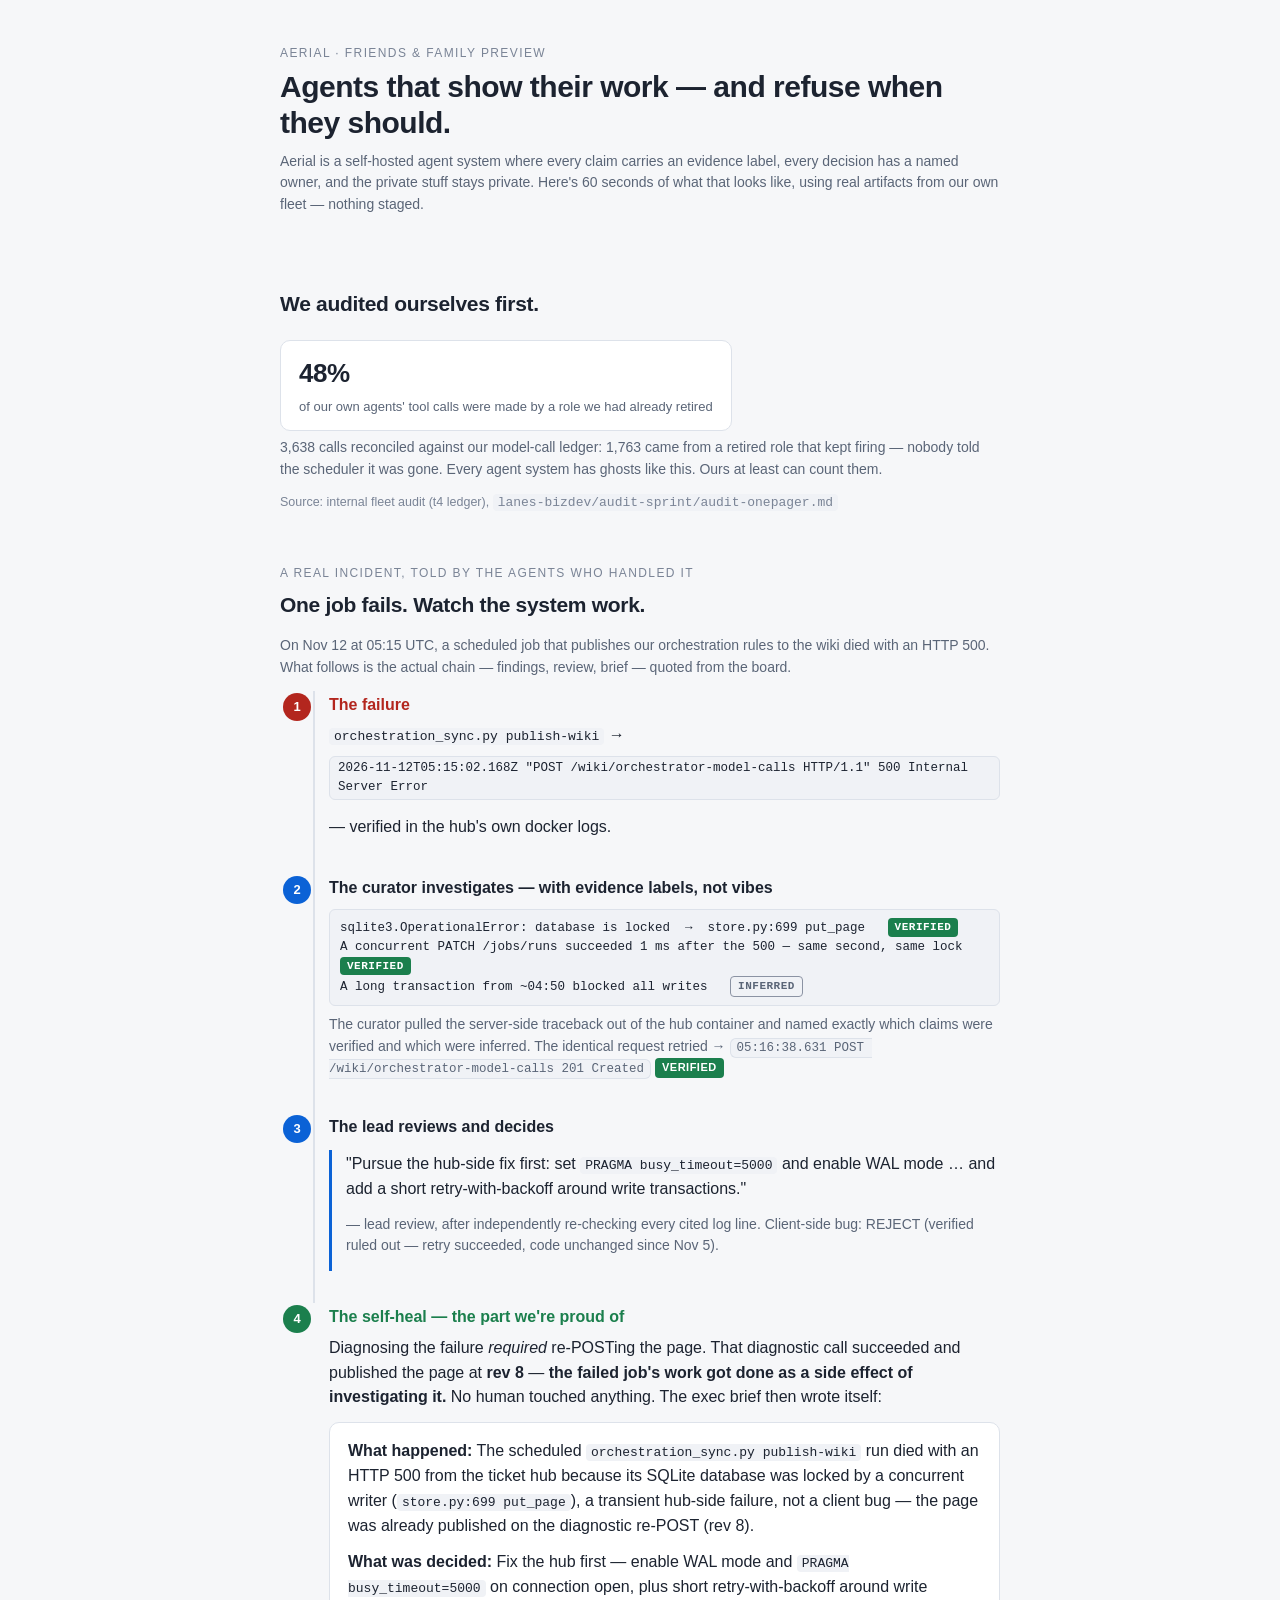
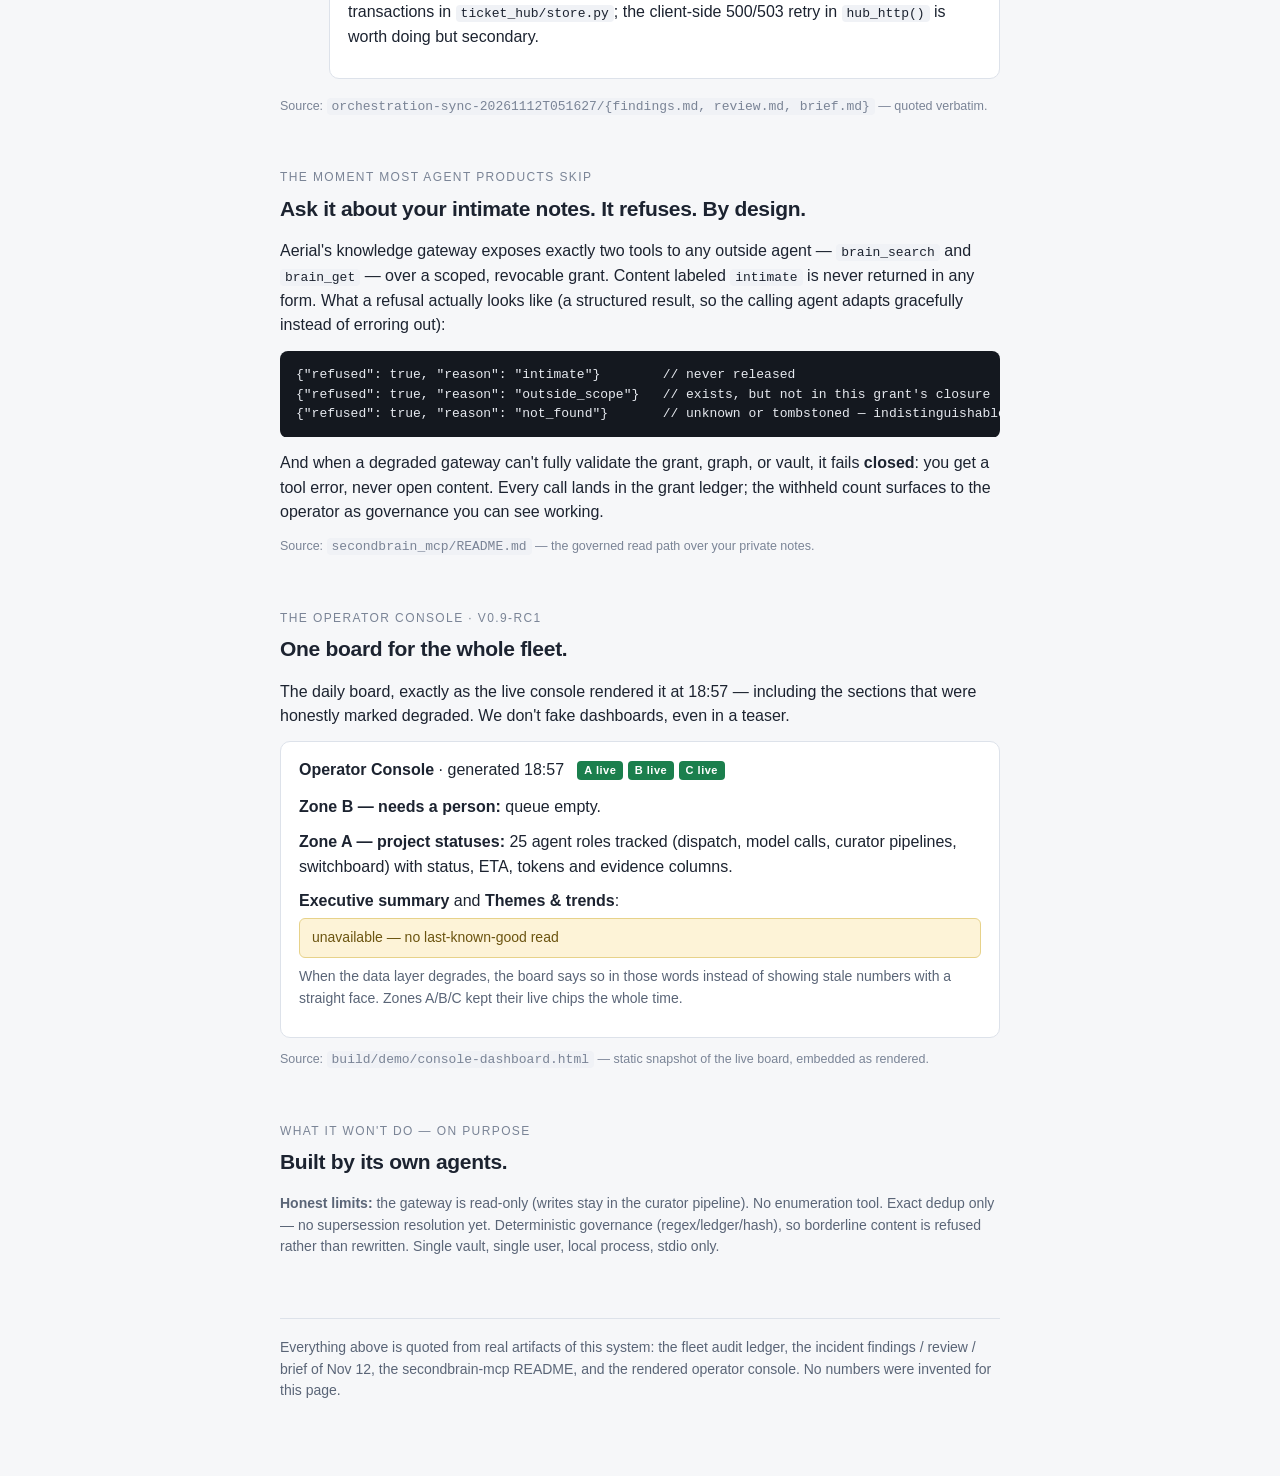
<file: teaser.html>
<!DOCTYPE html>
<html lang="en">
<head>
<meta charset="utf-8">
<meta name="viewport" content="width=device-width, initial-scale=1">
<title>Aerial — a 60-second glimpse</title>
<style>
  :root { color-scheme: light dark; }
  * { box-sizing: border-box; }
  body {
    margin: 0; padding: 0 0 64px;
    font: 16px/1.55 -apple-system, "Segoe UI", Roboto, Helvetica, Arial, sans-serif;
    background: #f6f7f9; color: #1c2330;
  }
  .wrap { max-width: 760px; margin: 0 auto; padding: 0 20px; }
  header.top { padding: 44px 0 8px; }
  h1 { font-size: 30px; line-height: 1.2; margin: 0 0 10px; letter-spacing: -0.5px; }
  h2 { font-size: 21px; margin: 0 0 14px; letter-spacing: -0.3px; }
  h3 { font-size: 15px; margin: 18px 0 8px; color: #5a6577; text-transform: uppercase; letter-spacing: 0.6px; }
  p { margin: 0 0 12px; }
  a { color: #0b62d6; }
  section { margin-top: 52px; }
  .kicker { font-size: 12px; letter-spacing: 1.4px; text-transform: uppercase; color: #7a8496; margin-bottom: 6px; }
  .muted { color: #5a6577; font-size: 14px; }
  .card {
    background: #fff; border: 1px solid #dde2ea; border-radius: 10px;
    padding: 16px 18px; margin: 12px 0;
  }
  .flow { display: grid; grid-template-columns: 1fr; gap: 0; }
  .step { display: flex; gap: 14px; }
  .step .rail { width: 34px; flex: none; text-align: center; }
  .step .dot {
    width: 28px; height: 28px; border-radius: 50%; background: #0b62d6; color: #fff;
    font-weight: 700; font-size: 13px; line-height: 28px; margin: 2px auto 0;
  }
  .step.fail .dot { background: #b3261e; }
  .step.heal .dot { background: #1b7f4d; }
  .step .body { border-left: 2px solid #dde2ea; padding: 0 0 22px 14px; margin-left: -15px; flex: 1; }
  .step:last-of-type .body { border-left-color: transparent; padding-bottom: 6px; }
  .step h4 { margin: 2px 0 6px; font-size: 16px; }
  .step.fail h4 { color: #b3261e; }
  .step.heal h4 { color: #1b7f4d; }
  .evidence { font: 12.5px/1.5 ui-monospace, "SF Mono", Menlo, Consolas, monospace; background: #f0f2f6; border: 1px solid #dde2ea; border-radius: 6px; padding: 8px 10px; margin: 8px 0; overflow-x: auto; white-space: pre-wrap; word-break: break-word; }
  .tag { display: inline-block; font-size: 11px; font-weight: 700; letter-spacing: 0.5px; padding: 1px 7px; border-radius: 4px; vertical-align: 1px; }
  .tag.verified { background: #1b7f4d; color: #fff; }
  .tag.inferred { border: 1px solid #8b93a3; color: #5a6577; }
  .tag.live { background: #1b7f4d; color: #fff; }
  .quote { border-left: 3px solid #0b62d6; padding: 2px 0 2px 14px; margin: 10px 0; }
  .stat { display: inline-block; background: #fff; border: 1px solid #dde2ea; border-radius: 10px; padding: 12px 18px; margin: 6px 8px 6px 0; }
  .stat b { display: block; font-size: 26px; letter-spacing: -0.5px; }
  .stat span { font-size: 13px; color: #5a6577; }
  .banner { background: #fdf3d7; border: 1px solid #e7d28a; color: #6b5410; border-radius: 6px; padding: 8px 12px; font-size: 14px; }
  code { font: 13px ui-monospace, "SF Mono", Menlo, Consolas, monospace; background: #f0f2f6; padding: 1px 5px; border-radius: 4px; }
  pre.code { font: 13px/1.5 ui-monospace, "SF Mono", Menlo, Consolas, monospace; background: #14181f; color: #e6e9ef; border-radius: 8px; padding: 14px 16px; overflow-x: auto; }
  footer { margin-top: 60px; border-top: 1px solid #dde2ea; padding-top: 18px; color: #5a6577; font-size: 14px; }
  .src { font-size: 12.5px; color: #7a8496; }
  @media (prefers-color-scheme: dark) {
    body { background: #101319; color: #dfe4ec; }
    h3, .muted, footer, .src, .stat span, table.themes th { color: #98a2b3; }
    .card { background: #171c25; border-color: #2a3140; }
    .step .body, table.themes th, table.themes td { border-color: #2a3140; }
    .evidence, code { background: #1d2430; border-color: #2a3140; }
    a { color: #6db2ff; }
    .banner { background: #33290f; border-color: #5a4a1a; color: #d9c37a; }
    .quote { border-left-color: #6db2ff; }
    .tag.inferred { border-color: #98a2b3; color: #98a2b3; }
  }
</style>
</head>
<body>
<div class="wrap">

<header class="top">
  <div class="kicker">Aerial · friends &amp; family preview</div>
  <h1>Agents that show their work — and refuse when they should.</h1>
  <p class="muted">Aerial is a self-hosted agent system where every claim carries an evidence label, every decision has a named owner, and the private stuff stays private. Here's 60 seconds of what that looks like, using real artifacts from our own fleet — nothing staged.</p>
</header>

<!-- 1 · HOOK -->
<section id="hook">
  <h2>We audited ourselves first.</h2>
  <div class="stat"><b>48%</b><span>of our own agents' tool calls were made by a role we had already retired</span></div>
  <p class="muted">3,638 calls reconciled against our model-call ledger: 1,763 came from a retired role that kept firing — nobody told the scheduler it was gone. Every agent system has ghosts like this. Ours at least can count them.</p>
  <p class="src">Source: internal fleet audit (t4 ledger), <code>lanes-bizdev/audit-sprint/audit-onepager.md</code></p>
</section>

<!-- 2 · THE STORY -->
<section id="story">
  <div class="kicker">a real incident, told by the agents who handled it</div>
  <h2>One job fails. Watch the system work.</h2>
  <p class="muted">On Nov 12 at 05:15 UTC, a scheduled job that publishes our orchestration rules to the wiki died with an HTTP 500. What follows is the actual chain — findings, review, brief — quoted from the board.</p>

  <div class="flow">
    <div class="step fail">
      <div class="rail"><div class="dot">1</div></div>
      <div class="body">
        <h4>The failure</h4>
        <p><code>orchestration_sync.py publish-wiki</code> → <span class="evidence" style="display:inline-block;padding:2px 8px">2026-11-12T05:15:02.168Z "POST /wiki/orchestrator-model-calls HTTP/1.1" 500 Internal Server Error</span> — verified in the hub's own docker logs.</p>
      </div>
    </div>

    <div class="step">
      <div class="rail"><div class="dot">2</div></div>
      <div class="body">
        <h4>The curator investigates — with evidence labels, not vibes</h4>
        <div class="evidence">sqlite3.OperationalError: database is locked  →  store.py:699 put_page   <span class="tag verified">VERIFIED</span>
A concurrent PATCH /jobs/runs succeeded 1 ms after the 500 — same second, same lock   <span class="tag verified">VERIFIED</span>
A long transaction from ~04:50 blocked all writes   <span class="tag inferred">INFERRED</span></div>
        <p class="muted">The curator pulled the server-side traceback out of the hub container and named exactly which claims were verified and which were inferred. The identical request retried → <span class="evidence" style="display:inline;padding:2px 6px">05:16:38.631 POST /wiki/orchestrator-model-calls 201 Created</span> <span class="tag verified">VERIFIED</span></p>
      </div>
    </div>

    <div class="step">
      <div class="rail"><div class="dot">3</div></div>
      <div class="body">
        <h4>The lead reviews and decides</h4>
        <div class="quote"><p>"Pursue the hub-side fix first: set <code>PRAGMA busy_timeout=5000</code> and enable WAL mode … and add a short retry-with-backoff around write transactions."</p><p class="muted">— lead review, after independently re-checking every cited log line. Client-side bug: REJECT (verified ruled out — retry succeeded, code unchanged since Nov 5).</p></div>
      </div>
    </div>

    <div class="step heal">
      <div class="rail"><div class="dot">4</div></div>
      <div class="body">
        <h4>The self-heal — the part we're proud of</h4>
        <p>Diagnosing the failure <em>required</em> re-POSTing the page. That diagnostic call succeeded and published the page at <b>rev 8</b> — <b>the failed job's work got done as a side effect of investigating it.</b> No human touched anything. The exec brief then wrote itself:</p>
        <div class="card"><p><b>What happened:</b> The scheduled <code>orchestration_sync.py publish-wiki</code> run died with an HTTP 500 from the ticket hub because its SQLite database was locked by a concurrent writer (<code>store.py:699 put_page</code>), a transient hub-side failure, not a client bug — the page was already published on the diagnostic re-POST (rev 8).</p><p><b>What was decided:</b> Fix the hub first — enable WAL mode and <code>PRAGMA busy_timeout=5000</code> on connection open, plus short retry-with-backoff around write transactions in <code>ticket_hub/store.py</code>; the client-side 500/503 retry in <code>hub_http()</code> is worth doing but secondary.</p></div>
      </div>
    </div>
  </div>
  <p class="src">Source: <code>orchestration-sync-20261112T051627/{findings.md, review.md, brief.md}</code> — quoted verbatim.</p>
</section>

<!-- 3 · GOVERNANCE -->
<section id="governance">
  <div class="kicker">the moment most agent products skip</div>
  <h2>Ask it about your intimate notes. It refuses. By design.</h2>
  <p>Aerial's knowledge gateway exposes exactly two tools to any outside agent — <code>brain_search</code> and <code>brain_get</code> — over a scoped, revocable grant. Content labeled <code>intimate</code> is never returned in any form. What a refusal actually looks like (a structured result, so the calling agent adapts gracefully instead of erroring out):</p>
  <pre class="code">{"refused": true, "reason": "intimate"}        // never released
{"refused": true, "reason": "outside_scope"}   // exists, but not in this grant's closure
{"refused": true, "reason": "not_found"}       // unknown or tombstoned — indistinguishable on purpose</pre>
  <p>And when a degraded gateway can't fully validate the grant, graph, or vault, it fails <b>closed</b>: you get a tool error, never open content. Every call lands in the grant ledger; the withheld count surfaces to the operator as governance you can see working.</p>
  <p class="src">Source: <code>secondbrain_mcp/README.md</code> — the governed read path over your private notes.</p>
</section>

<!-- 4 · CONSOLE GLIMPSE -->
<section id="console">
  <div class="kicker">the operator console · v0.9-rc1</div>
  <h2>One board for the whole fleet.</h2>
  <p>The daily board, exactly as the live console rendered it at 18:57 — including the sections that were honestly marked degraded. We don't fake dashboards, even in a teaser.</p>
  <div class="card">
    <p><b>Operator Console</b> · generated 18:57 &nbsp; <span class="tag live">A live</span> <span class="tag live">B live</span> <span class="tag live">C live</span></p>
    <p style="margin:10px 0 4px"><b>Zone B — needs a person:</b> queue empty.</p>
    <p style="margin:10px 0 4px"><b>Zone A — project statuses:</b> 25 agent roles tracked (dispatch, model calls, curator pipelines, switchboard) with status, ETA, tokens and evidence columns.</p>
    <p style="margin:10px 0 4px"><b>Executive summary</b> and <b>Themes &amp; trends</b>:</p>
    <div class="banner">unavailable — no last-known-good read</div>
    <p class="muted" style="margin-top:8px">When the data layer degrades, the board says so in those words instead of showing stale numbers with a straight face. Zones A/B/C kept their live chips the whole time.</p>
  </div>
  <p class="src">Source: <code>build/demo/console-dashboard.html</code> — static snapshot of the live board, embedded as rendered.</p>
</section>

<!-- 5 · CLOSE -->
<section id="close">
  <div class="kicker">what it won't do — on purpose</div>
  <h2>Built by its own agents.</h2>
  <p class="muted"><b>Honest limits:</b> the gateway is read-only (writes stay in the curator pipeline). No enumeration tool. Exact dedup only — no supersession resolution yet. Deterministic governance (regex/ledger/hash), so borderline content is refused rather than rewritten. Single vault, single user, local process, stdio only.</p>
</section>

<footer>
  <p>Everything above is quoted from real artifacts of this system: the fleet audit ledger, the incident findings / review / brief of Nov 12, the secondbrain-mcp README, and the rendered operator console. No numbers were invented for this page.</p>
</footer>

</div>
</body>
</html>
</file>
